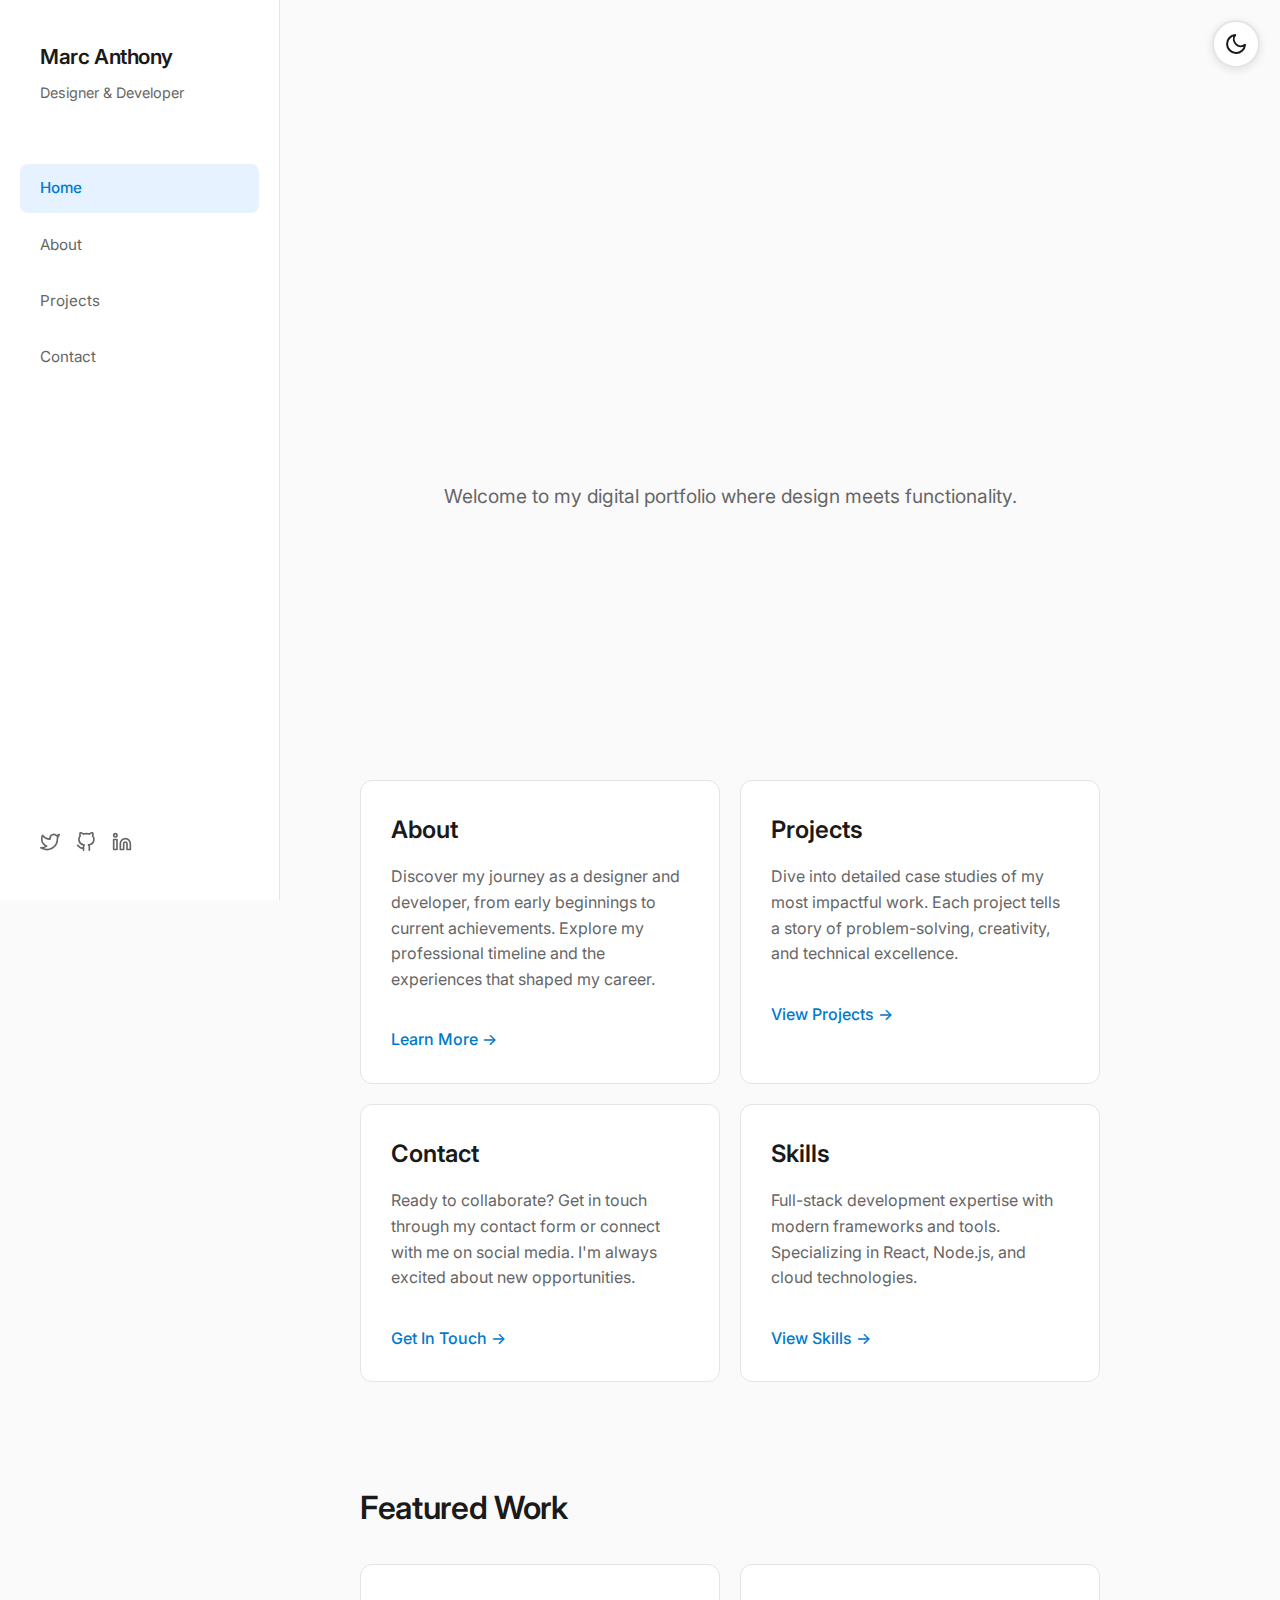
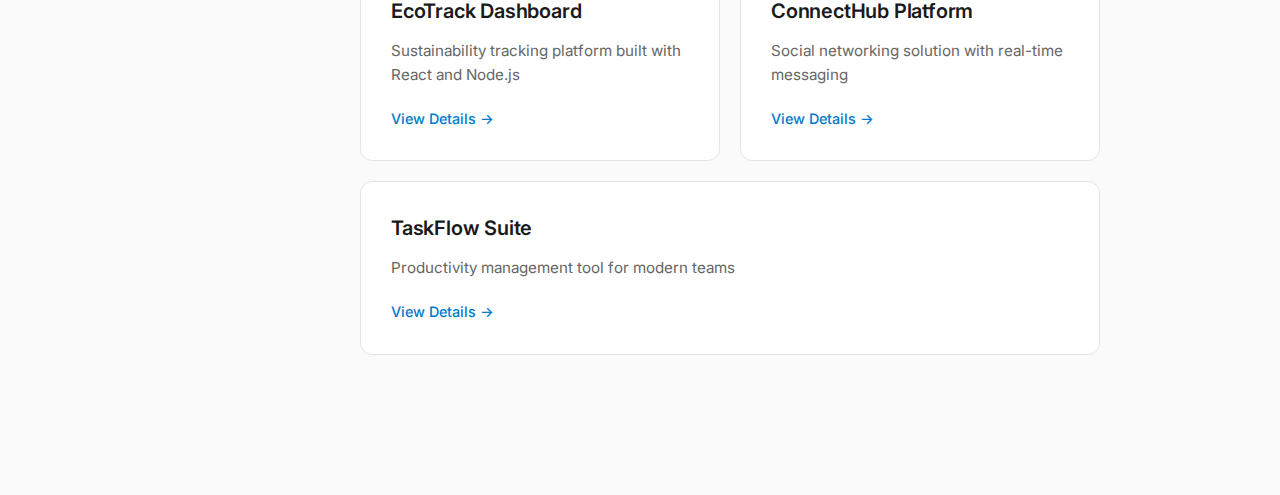
<file: index.html>
<!DOCTYPE html>
<html lang="en">
<head>
    <meta charset="UTF-8">
    <meta name="viewport" content="width=device-width, initial-scale=1.0">
    <title>Portfolio</title>
    <link rel="stylesheet" href="styles.css">
    <link rel="preconnect" href="https://fonts.googleapis.com">
    <link rel="preconnect" href="https://fonts.gstatic.com" crossorigin>
    <link href="https://fonts.googleapis.com/css2?family=Inter:wght@400;500;600&display=swap" rel="stylesheet">
</head>
<body>
    <div class="layout">
        <aside class="sidebar">
            <div class="sidebar-header">
                <h1 class="name">Marc Anthony</h1>
                <p class="role">Designer & Developer</p>
            </div>
            <nav class="nav">
                <a href="index.html" class="nav-link active">Home</a>
                <a href="about.html" class="nav-link">About</a>
                <a href="projects.html" class="nav-link">Projects</a>
                <a href="contact.html" class="nav-link">Contact</a>
            </nav>
            <div class="sidebar-footer">
                <div class="social-links">
                    <a href="https://twitter.com" class="social-link" target="_blank" aria-label="Twitter">
                        <svg width="20" height="20" viewBox="0 0 24 24" fill="none" stroke="currentColor" stroke-width="2" stroke-linecap="round" stroke-linejoin="round">
                            <path d="M23 3a10.9 10.9 0 0 1-3.14 1.53 4.48 4.48 0 0 0-7.86 3v1A10.66 10.66 0 0 1 3 4s-4 9 5 13a11.64 11.64 0 0 1-7 2c9 5 20 0 20-11.5a4.5 4.5 0 0 0-.08-.83A7.72 7.72 0 0 0 23 3z"></path>
                        </svg>
                    </a>
                    <a href="https://github.com" class="social-link" target="_blank" aria-label="GitHub">
                        <svg width="20" height="20" viewBox="0 0 24 24" fill="none" stroke="currentColor" stroke-width="2" stroke-linecap="round" stroke-linejoin="round">
                            <path d="M9 19c-5 1.5-5-2.5-7-3m14 6v-3.87a3.37 3.37 0 0 0-.94-2.61c3.14-.35 6.44-1.54 6.44-7A5.44 5.44 0 0 0 20 4.77 5.07 5.07 0 0 0 19.91 1S18.73.65 16 2.48a13.38 13.38 0 0 0-7 0C6.27.65 5.09 1 5.09 1A5.07 5.07 0 0 0 5 4.77a5.44 5.44 0 0 0-1.5 3.78c0 5.42 3.3 6.61 6.44 7A3.37 3.37 0 0 0 9 18.13V22"></path>
                        </svg>
                    </a>
                    <a href="https://linkedin.com" class="social-link" target="_blank" aria-label="LinkedIn">
                        <svg width="20" height="20" viewBox="0 0 24 24" fill="none" stroke="currentColor" stroke-width="2" stroke-linecap="round" stroke-linejoin="round">
                            <path d="M16 8a6 6 0 0 1 6 6v7h-4v-7a2 2 0 0 0-2-2 2 2 0 0 0-2 2v7h-4v-7a6 6 0 0 1 6-6z"></path>
                            <rect x="2" y="9" width="4" height="12"></rect>
                            <circle cx="4" cy="4" r="2"></circle>
                        </svg>
                    </a>
                </div>
            </div>
        </aside>

        <main class="main">
            <section class="section hero">
                <h1 class="tagline">
                    <span class="line">Crafting experiences.</span>
                    <span class="line">Building solutions.</span>
                    <span class="line">Delivering excellence.</span>
                </h1>
                <p class="hero-description">Welcome to my digital portfolio where design meets functionality.</p>
            </section>

            <section class="section overview-grid">
                <div class="overview-card">
                    <h2>About</h2>
                    <p>Discover my journey as a designer and developer, from early beginnings to current achievements. Explore my professional timeline and the experiences that shaped my career.</p>
                    <a href="about.html" class="overview-link">Learn More →</a>
                </div>

                <div class="overview-card">
                    <h2>Projects</h2>
                    <p>Dive into detailed case studies of my most impactful work. Each project tells a story of problem-solving, creativity, and technical excellence.</p>
                    <a href="projects.html" class="overview-link">View Projects →</a>
                </div>

                <div class="overview-card">
                    <h2>Contact</h2>
                    <p>Ready to collaborate? Get in touch through my contact form or connect with me on social media. I'm always excited about new opportunities.</p>
                    <a href="contact.html" class="overview-link">Get In Touch →</a>
                </div>

                <div class="overview-card">
                    <h2>Skills</h2>
                    <p>Full-stack development expertise with modern frameworks and tools. Specializing in React, Node.js, and cloud technologies.</p>
                    <a href="about.html#skills" class="overview-link">View Skills →</a>
                </div>
            </section>

            <section class="section featured-work">
                <h2 class="section-title">Featured Work</h2>
                <div class="featured-projects">
                    <div class="featured-project">
                        <h3>EcoTrack Dashboard</h3>
                        <p>Sustainability tracking platform built with React and Node.js</p>
                        <a href="projects.html" class="project-link-small">View Details →</a>
                    </div>
                    <div class="featured-project">
                        <h3>ConnectHub Platform</h3>
                        <p>Social networking solution with real-time messaging</p>
                        <a href="projects.html" class="project-link-small">View Details →</a>
                    </div>
                    <div class="featured-project">
                        <h3>TaskFlow Suite</h3>
                        <p>Productivity management tool for modern teams</p>
                        <a href="projects.html" class="project-link-small">View Details →</a>
                    </div>
                </div>
            </section>
        </main>
    </div>

    <div class="cursor"></div>

    <!-- Dark mode toggle button -->
    <button class="theme-toggle" aria-label="Toggle dark mode">
        <svg class="sun-icon" xmlns="http://www.w3.org/2000/svg" width="24" height="24" viewBox="0 0 24 24" fill="none" stroke="currentColor" stroke-width="2" stroke-linecap="round" stroke-linejoin="round">
            <circle cx="12" cy="12" r="5"></circle>
            <line x1="12" y1="1" x2="12" y2="3"></line>
            <line x1="12" y1="21" x2="12" y2="23"></line>
            <line x1="4.22" y1="4.22" x2="5.64" y2="5.64"></line>
            <line x1="18.36" y1="18.36" x2="19.78" y2="19.78"></line>
            <line x1="1" y1="12" x2="3" y2="12"></line>
            <line x1="21" y1="12" x2="23" y2="12"></line>
            <line x1="4.22" y1="19.78" x2="5.64" y2="18.36"></line>
            <line x1="18.36" y1="5.64" x2="19.78" y2="4.22"></line>
        </svg>
        <svg class="moon-icon" xmlns="http://www.w3.org/2000/svg" width="24" height="24" viewBox="0 0 24 24" fill="none" stroke="currentColor" stroke-width="2" stroke-linecap="round" stroke-linejoin="round">
            <path d="M21 12.79A9 9 0 1 1 11.21 3 7 7 0 0 0 21 12.79z"></path>
        </svg>
    </button>

    <script src="script.js"></script>
</body>
</html>
</file>
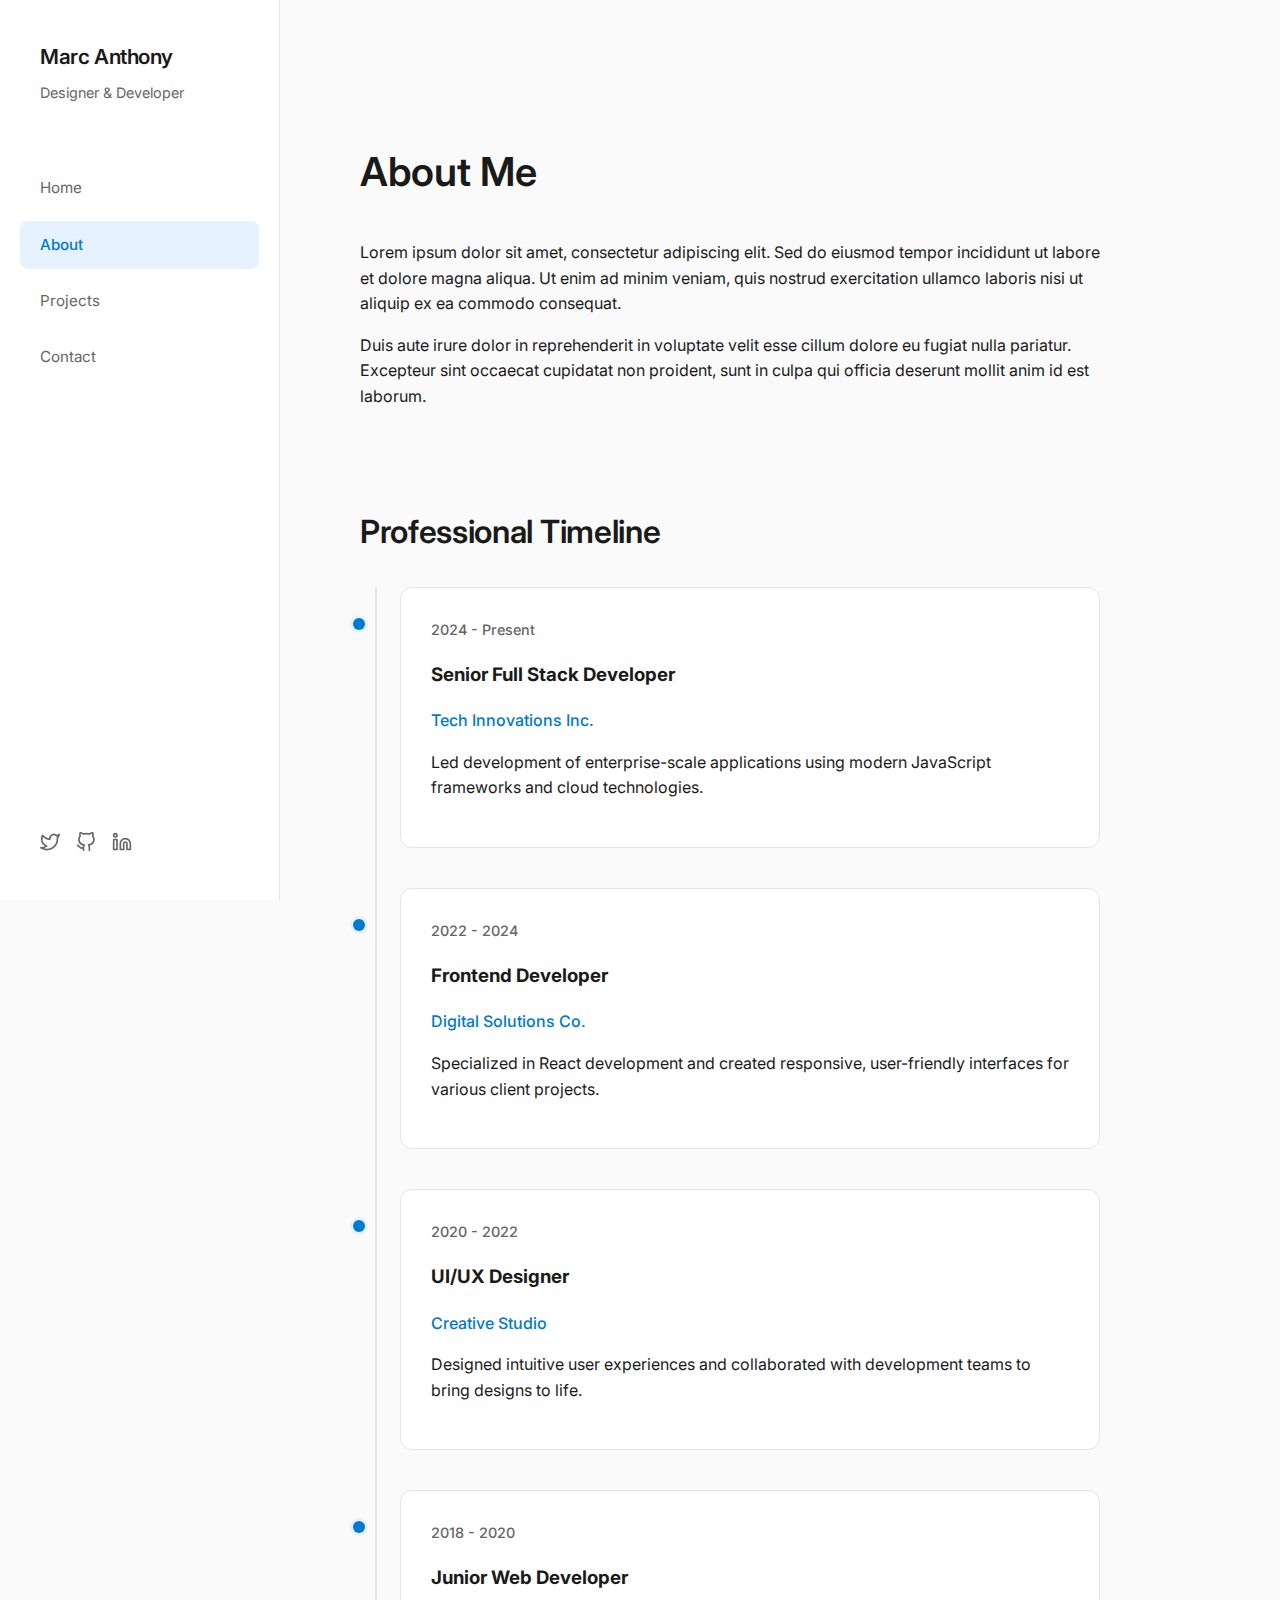
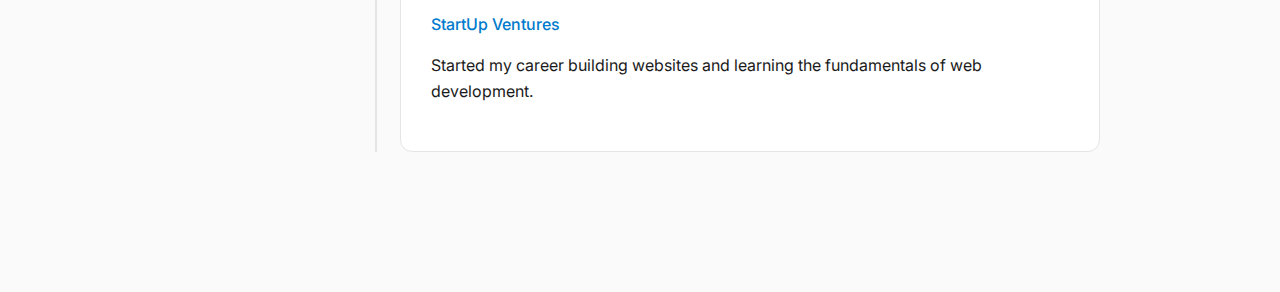
<file: about.html>
<!DOCTYPE html>
<html lang="en">
<head>
    <meta charset="UTF-8">
    <meta name="viewport" content="width=device-width, initial-scale=1.0">
    <title>Portfolio | About</title>
    <link rel="stylesheet" href="styles.css">
    <link rel="preconnect" href="https://fonts.googleapis.com">
    <link rel="preconnect" href="https://fonts.gstatic.com" crossorigin>
    <link href="https://fonts.googleapis.com/css2?family=Inter:wght@400;500;600&display=swap" rel="stylesheet">
</head>
<body>
    <div class="layout">
        <aside class="sidebar">
            <div class="sidebar-header">
                <h1 class="name">Marc Anthony</h1>
                <p class="role">Designer & Developer</p>
            </div>
            <nav class="nav">
                <a href="index.html" class="nav-link">Home</a>
                <a href="about.html" class="nav-link active">About</a>
                <a href="projects.html" class="nav-link">Projects</a>
                <a href="contact.html" class="nav-link">Contact</a>
            </nav>
            <div class="sidebar-footer">
                <div class="social-links">
                    <a href="https://twitter.com" class="social-link" target="_blank" aria-label="Twitter">
                        <svg width="20" height="20" viewBox="0 0 24 24" fill="none" stroke="currentColor" stroke-width="2" stroke-linecap="round" stroke-linejoin="round">
                            <path d="M23 3a10.9 10.9 0 0 1-3.14 1.53 4.48 4.48 0 0 0-7.86 3v1A10.66 10.66 0 0 1 3 4s-4 9 5 13a11.64 11.64 0 0 1-7 2c9 5 20 0 20-11.5a4.5 4.5 0 0 0-.08-.83A7.72 7.72 0 0 0 23 3z"></path>
                        </svg>
                    </a>
                    <a href="https://github.com" class="social-link" target="_blank" aria-label="GitHub">
                        <svg width="20" height="20" viewBox="0 0 24 24" fill="none" stroke="currentColor" stroke-width="2" stroke-linecap="round" stroke-linejoin="round">
                            <path d="M9 19c-5 1.5-5-2.5-7-3m14 6v-3.87a3.37 3.37 0 0 0-.94-2.61c3.14-.35 6.44-1.54 6.44-7A5.44 5.44 0 0 0 20 4.77 5.07 5.07 0 0 0 19.91 1S18.73.65 16 2.48a13.38 13.38 0 0 0-7 0C6.27.65 5.09 1 5.09 1A5.07 5.07 0 0 0 5 4.77a5.44 5.44 0 0 0-1.5 3.78c0 5.42 3.3 6.61 6.44 7A3.37 3.37 0 0 0 9 18.13V22"></path>
                        </svg>
                    </a>
                    <a href="https://linkedin.com" class="social-link" target="_blank" aria-label="LinkedIn">
                        <svg width="20" height="20" viewBox="0 0 24 24" fill="none" stroke="currentColor" stroke-width="2" stroke-linecap="round" stroke-linejoin="round">
                            <path d="M16 8a6 6 0 0 1 6 6v7h-4v-7a2 2 0 0 0-2-2 2 2 0 0 0-2 2v7h-4v-7a6 6 0 0 1 6-6z"></path>
                            <rect x="2" y="9" width="4" height="12"></rect>
                            <circle cx="4" cy="4" r="2"></circle>
                        </svg>
                    </a>
                </div>
            </div>
        </aside>

        <main class="main">
            <section class="section about-hero">
                <h1 class="page-title">About Me</h1>
                <div class="about-intro">
                    <div class="about-description">
                        <p>Lorem ipsum dolor sit amet, consectetur adipiscing elit. Sed do eiusmod tempor incididunt ut labore et dolore magna aliqua. Ut enim ad minim veniam, quis nostrud exercitation ullamco laboris nisi ut aliquip ex ea commodo consequat.</p>
                        <p>Duis aute irure dolor in reprehenderit in voluptate velit esse cillum dolore eu fugiat nulla pariatur. Excepteur sint occaecat cupidatat non proident, sunt in culpa qui officia deserunt mollit anim id est laborum.</p>
                    </div>
                </div>
            </section>

            <section class="section timeline">
                <h2 class="section-title">Professional Timeline</h2>
                <div class="timeline-container">
                    <div class="timeline-item">
                        <div class="timeline-date">2024 - Present</div>
                        <div class="timeline-content">
                            <h3>Senior Full Stack Developer</h3>
                            <p class="timeline-company">Tech Innovations Inc.</p>
                            <p>Led development of enterprise-scale applications using modern JavaScript frameworks and cloud technologies.</p>
                        </div>
                    </div>
                    <div class="timeline-item">
                        <div class="timeline-date">2022 - 2024</div>
                        <div class="timeline-content">
                            <h3>Frontend Developer</h3>
                            <p class="timeline-company">Digital Solutions Co.</p>
                            <p>Specialized in React development and created responsive, user-friendly interfaces for various client projects.</p>
                        </div>
                    </div>
                    <div class="timeline-item">
                        <div class="timeline-date">2020 - 2022</div>
                        <div class="timeline-content">
                            <h3>UI/UX Designer</h3>
                            <p class="timeline-company">Creative Studio</p>
                            <p>Designed intuitive user experiences and collaborated with development teams to bring designs to life.</p>
                        </div>
                    </div>
                    <div class="timeline-item">
                        <div class="timeline-date">2018 - 2020</div>
                        <div class="timeline-content">
                            <h3>Junior Web Developer</h3>
                            <p class="timeline-company">StartUp Ventures</p>
                            <p>Started my career building websites and learning the fundamentals of web development.</p>
                        </div>
                    </div>
                </div>
            </section>
        </main>
    </div>

    <div class="cursor"></div>

    <script src="script.js"></script>
</body>
</html>
</file>
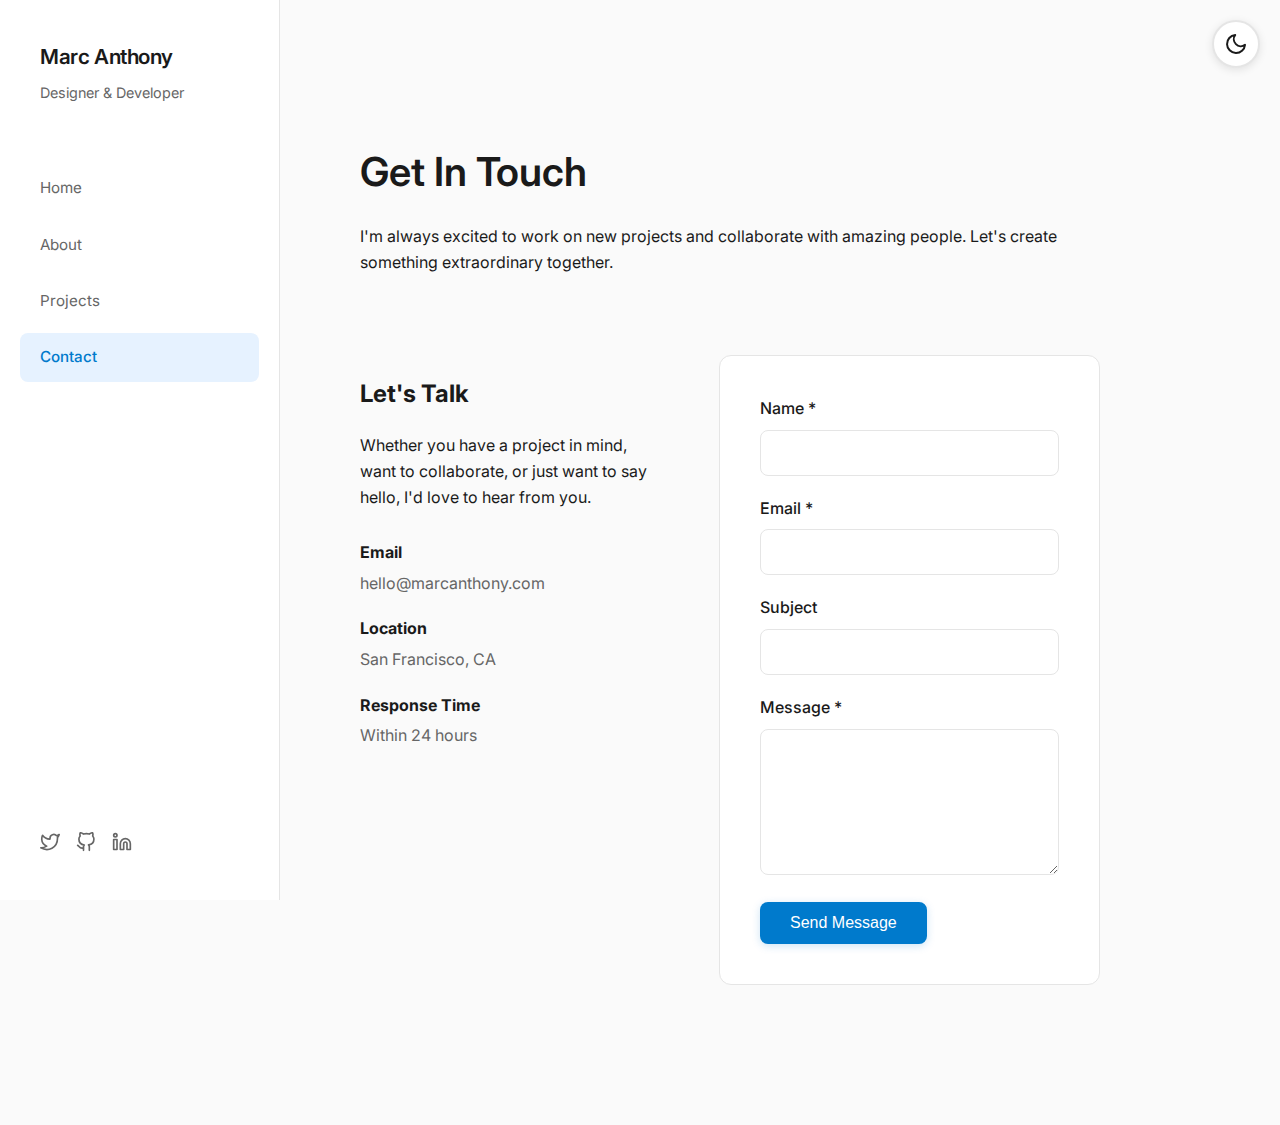
<file: contact.html>
<!DOCTYPE html>
<html lang="en">
<head>
    <meta charset="UTF-8">
    <meta name="viewport" content="width=device-width, initial-scale=1.0">
    <title>Portfolio | Contact</title>
    <link rel="stylesheet" href="styles.css">
    <link rel="preconnect" href="https://fonts.googleapis.com">
    <link rel="preconnect" href="https://fonts.gstatic.com" crossorigin>
    <link href="https://fonts.googleapis.com/css2?family=Inter:wght@400;500;600&display=swap" rel="stylesheet">
</head>
<body>
    <div class="layout">
        <aside class="sidebar">
            <div class="sidebar-header">
                <h1 class="name">Marc Anthony</h1>
                <p class="role">Designer & Developer</p>
            </div>
            <nav class="nav">
                <a href="index.html" class="nav-link">Home</a>
                <a href="about.html" class="nav-link">About</a>
                <a href="projects.html" class="nav-link">Projects</a>
                <a href="contact.html" class="nav-link active">Contact</a>
            </nav>
            <div class="sidebar-footer">
                <div class="social-links">
                    <a href="https://twitter.com" class="social-link" target="_blank" aria-label="Twitter">
                        <svg width="20" height="20" viewBox="0 0 24 24" fill="none" stroke="currentColor" stroke-width="2" stroke-linecap="round" stroke-linejoin="round">
                            <path d="M23 3a10.9 10.9 0 0 1-3.14 1.53 4.48 4.48 0 0 0-7.86 3v1A10.66 10.66 0 0 1 3 4s-4 9 5 13a11.64 11.64 0 0 1-7 2c9 5 20 0 20-11.5a4.5 4.5 0 0 0-.08-.83A7.72 7.72 0 0 0 23 3z"></path>
                        </svg>
                    </a>
                    <a href="https://github.com" class="social-link" target="_blank" aria-label="GitHub">
                        <svg width="20" height="20" viewBox="0 0 24 24" fill="none" stroke="currentColor" stroke-width="2" stroke-linecap="round" stroke-linejoin="round">
                            <path d="M9 19c-5 1.5-5-2.5-7-3m14 6v-3.87a3.37 3.37 0 0 0-.94-2.61c3.14-.35 6.44-1.54 6.44-7A5.44 5.44 0 0 0 20 4.77 5.07 5.07 0 0 0 19.91 1S18.73.65 16 2.48a13.38 13.38 0 0 0-7 0C6.27.65 5.09 1 5.09 1A5.07 5.07 0 0 0 5 4.77a5.44 5.44 0 0 0-1.5 3.78c0 5.42 3.3 6.61 6.44 7A3.37 3.37 0 0 0 9 18.13V22"></path>
                        </svg>
                    </a>
                    <a href="https://linkedin.com" class="social-link" target="_blank" aria-label="LinkedIn">
                        <svg width="20" height="20" viewBox="0 0 24 24" fill="none" stroke="currentColor" stroke-width="2" stroke-linecap="round" stroke-linejoin="round">
                            <path d="M16 8a6 6 0 0 1 6 6v7h-4v-7a2 2 0 0 0-2-2 2 2 0 0 0-2 2v7h-4v-7a6 6 0 0 1 6-6z"></path>
                            <rect x="2" y="9" width="4" height="12"></rect>
                            <circle cx="4" cy="4" r="2"></circle>
                        </svg>
                    </a>
                </div>
            </div>
        </aside>

        <main class="main">
            <section class="section contact-hero">
                <h1 class="page-title">Get In Touch</h1>
                <p class="contact-intro">I'm always excited to work on new projects and collaborate with amazing people. Let's create something extraordinary together.</p>
            </section>

            <section class="section">
                <div class="contact-content">
                    <div class="contact-info">
                        <h2>Let's Talk</h2>
                        <p>Whether you have a project in mind, want to collaborate, or just want to say hello, I'd love to hear from you.</p>
                        
                        <div class="contact-details">
                            <div class="contact-item">
                                <h3>Email</h3>
                                <a href="mailto:hello@marcanthony.com">hello@marcanthony.com</a>
                            </div>
                            <div class="contact-item">
                                <h3>Location</h3>
                                <p>San Francisco, CA</p>
                            </div>
                            <div class="contact-item">
                                <h3>Response Time</h3>
                                <p>Within 24 hours</p>
                            </div>
                        </div>
                    </div>

                    <form class="contact-form" id="contactForm">
                        <div class="form-group">
                            <label for="name">Name *</label>
                            <input type="text" id="name" name="name" required>
                        </div>
                        
                        <div class="form-group">
                            <label for="email">Email *</label>
                            <input type="email" id="email" name="email" required>
                        </div>
                        
                        <div class="form-group">
                            <label for="subject">Subject</label>
                            <input type="text" id="subject" name="subject">
                        </div>
                        
                        <div class="form-group">
                            <label for="message">Message *</label>
                            <textarea id="message" name="message" rows="6" required></textarea>
                        </div>
                        
                        <button type="submit" class="submit-btn">Send Message</button>
                    </form>
                </div>
            </section>
        </main>
    </div>

    <div class="cursor"></div>

    <!-- Dark mode toggle button -->
    <button class="theme-toggle" aria-label="Toggle dark mode">
        <svg class="sun-icon" xmlns="http://www.w3.org/2000/svg" width="24" height="24" viewBox="0 0 24 24" fill="none" stroke="currentColor" stroke-width="2" stroke-linecap="round" stroke-linejoin="round">
            <circle cx="12" cy="12" r="5"></circle>
            <line x1="12" y1="1" x2="12" y2="3"></line>
            <line x1="12" y1="21" x2="12" y2="23"></line>
            <line x1="4.22" y1="4.22" x2="5.64" y2="5.64"></line>
            <line x1="18.36" y1="18.36" x2="19.78" y2="19.78"></line>
            <line x1="1" y1="12" x2="3" y2="12"></line>
            <line x1="21" y1="12" x2="23" y2="12"></line>
            <line x1="4.22" y1="19.78" x2="5.64" y2="18.36"></line>
            <line x1="18.36" y1="5.64" x2="19.78" y2="4.22"></line>
        </svg>
        <svg class="moon-icon" xmlns="http://www.w3.org/2000/svg" width="24" height="24" viewBox="0 0 24 24" fill="none" stroke="currentColor" stroke-width="2" stroke-linecap="round" stroke-linejoin="round">
            <path d="M21 12.79A9 9 0 1 1 11.21 3 7 7 0 0 0 21 12.79z"></path>
        </svg>
    </button>

    <script src="script.js"></script>
</body>
</html>
</file>
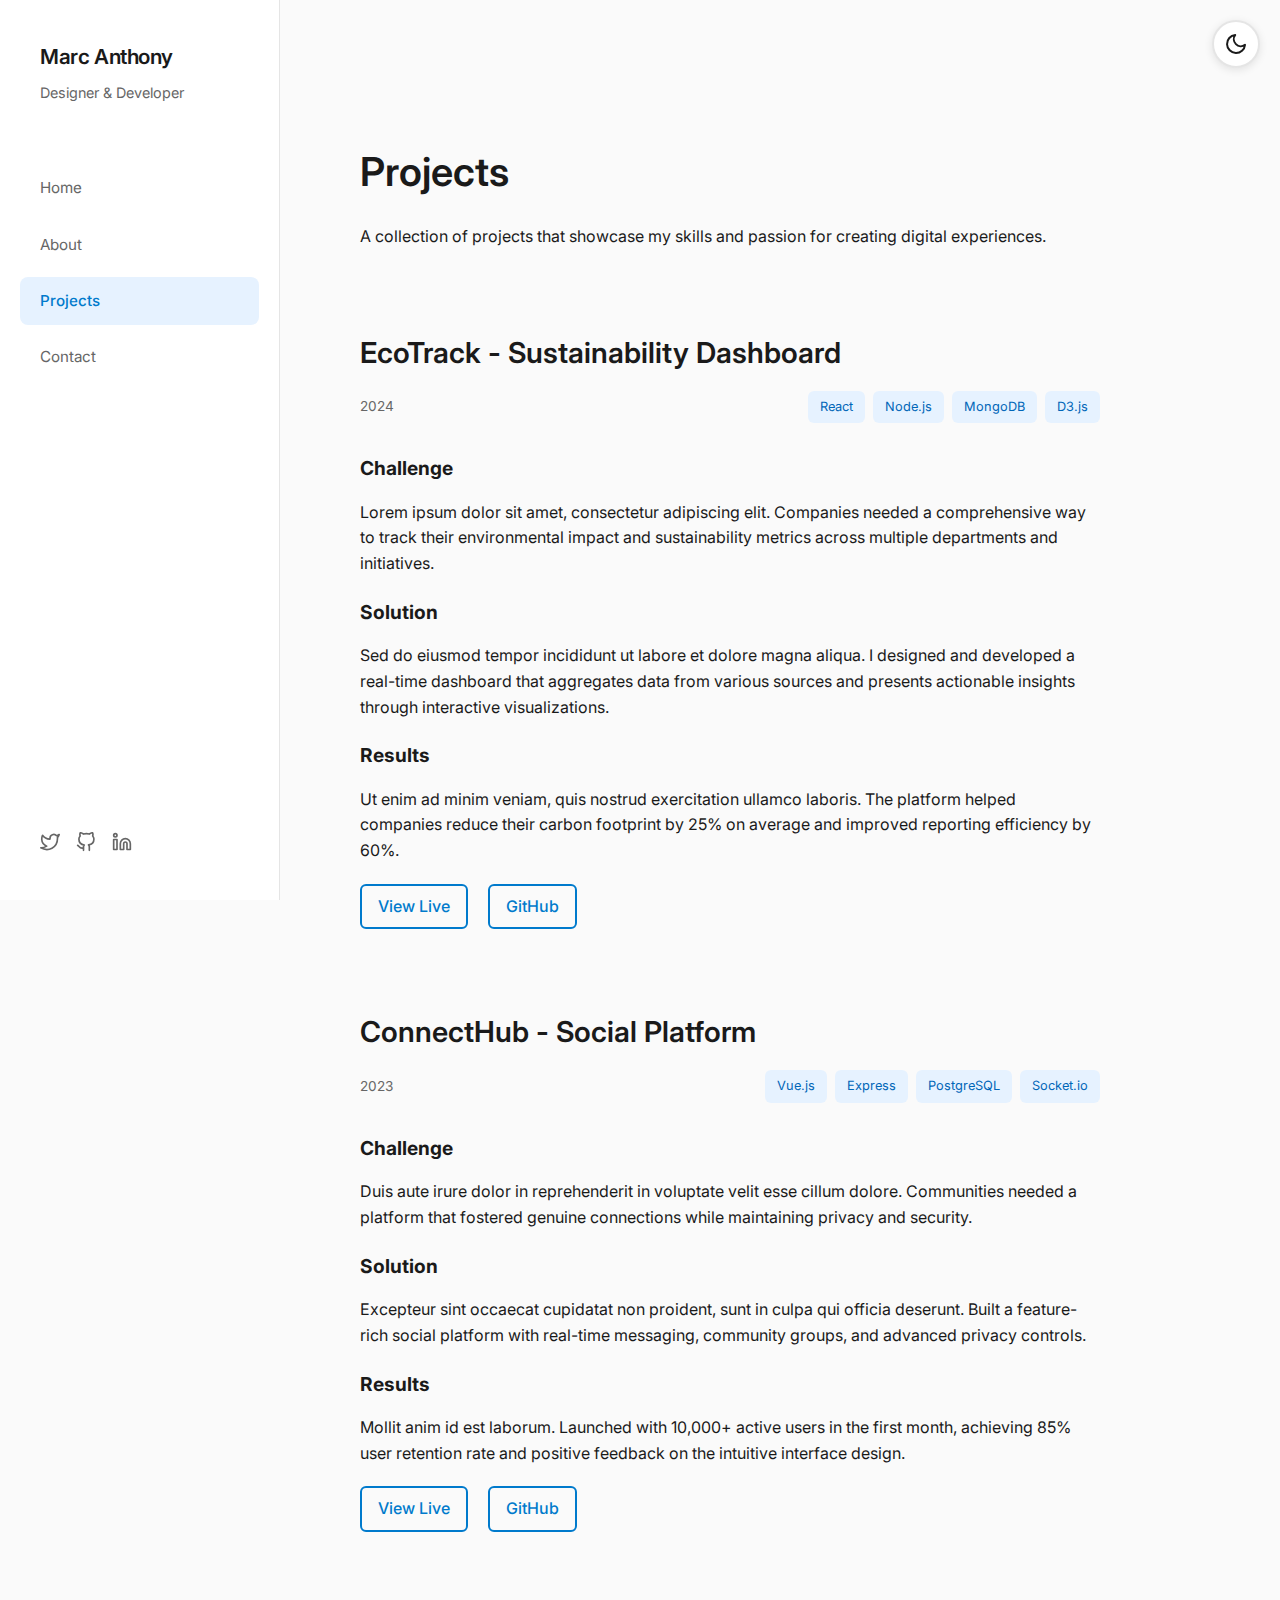
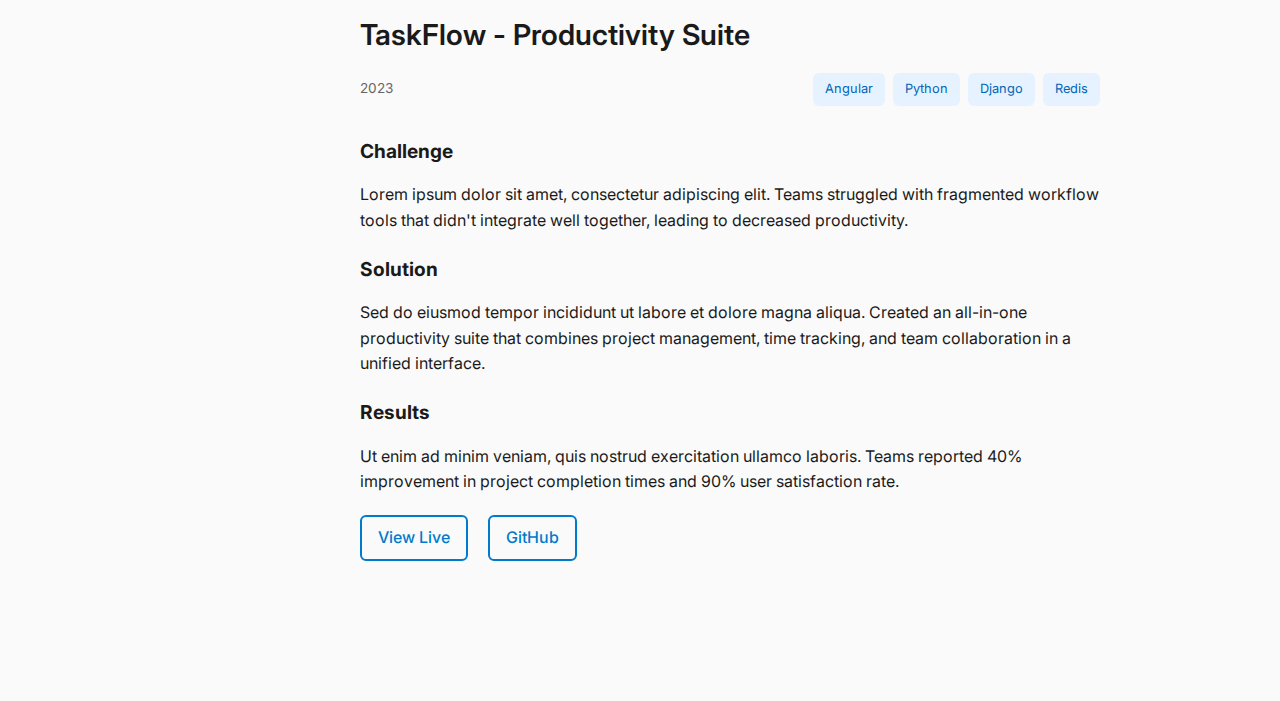
<file: projects.html>
<!DOCTYPE html>
<html lang="en">
<head>
    <meta charset="UTF-8">
    <meta name="viewport" content="width=device-width, initial-scale=1.0">
    <meta name="theme-color" content="#fafafa">
    <title>Portfolio | Projects</title>
    <!-- Apply theme before CSS loads to prevent flash -->
    <script>
        (function() {
            const theme = localStorage.getItem('theme') || 'light';
            document.documentElement.setAttribute('data-theme', theme);
            // Update theme-color meta tag
            const metaThemeColor = document.querySelector('meta[name="theme-color"]');
            if (metaThemeColor) {
                metaThemeColor.content = theme === 'dark' ? '#09090b' : '#fafafa';
            }
        })();
    </script>
    <link rel="stylesheet" href="styles.css">
    <link rel="preconnect" href="https://fonts.googleapis.com">
    <link rel="preconnect" href="https://fonts.gstatic.com" crossorigin>
    <link href="https://fonts.googleapis.com/css2?family=Inter:wght@400;500;600&display=swap" rel="stylesheet">
</head>
<body>
    <div class="layout">
        <aside class="sidebar">
            <div class="sidebar-header">
                <h1 class="name">Marc Anthony</h1>
                <p class="role">Designer & Developer</p>
            </div>
            <nav class="nav">
                <a href="index.html" class="nav-link">Home</a>
                <a href="about.html" class="nav-link">About</a>
                <a href="projects.html" class="nav-link active">Projects</a>
                <a href="contact.html" class="nav-link">Contact</a>
            </nav>
            <div class="sidebar-footer">
                <div class="social-links">
                    <a href="https://twitter.com" class="social-link" target="_blank" aria-label="Twitter">
                        <svg width="20" height="20" viewBox="0 0 24 24" fill="none" stroke="currentColor" stroke-width="2" stroke-linecap="round" stroke-linejoin="round">
                            <path d="M23 3a10.9 10.9 0 0 1-3.14 1.53 4.48 4.48 0 0 0-7.86 3v1A10.66 10.66 0 0 1 3 4s-4 9 5 13a11.64 11.64 0 0 1-7 2c9 5 20 0 20-11.5a4.5 4.5 0 0 0-.08-.83A7.72 7.72 0 0 0 23 3z"></path>
                        </svg>
                    </a>
                    <a href="https://github.com" class="social-link" target="_blank" aria-label="GitHub">
                        <svg width="20" height="20" viewBox="0 0 24 24" fill="none" stroke="currentColor" stroke-width="2" stroke-linecap="round" stroke-linejoin="round">
                            <path d="M9 19c-5 1.5-5-2.5-7-3m14 6v-3.87a3.37 3.37 0 0 0-.94-2.61c3.14-.35 6.44-1.54 6.44-7A5.44 5.44 0 0 0 20 4.77 5.07 5.07 0 0 0 19.91 1S18.73.65 16 2.48a13.38 13.38 0 0 0-7 0C6.27.65 5.09 1 5.09 1A5.07 5.07 0 0 0 5 4.77a5.44 5.44 0 0 0-1.5 3.78c0 5.42 3.3 6.61 6.44 7A3.37 3.37 0 0 0 9 18.13V22"></path>
                        </svg>
                    </a>
                    <a href="https://linkedin.com" class="social-link" target="_blank" aria-label="LinkedIn">
                        <svg width="20" height="20" viewBox="0 0 24 24" fill="none" stroke="currentColor" stroke-width="2" stroke-linecap="round" stroke-linejoin="round">
                            <path d="M16 8a6 6 0 0 1 6 6v7h-4v-7a2 2 0 0 0-2-2 2 2 0 0 0-2 2v7h-4v-7a6 6 0 0 1 6-6z"></path>
                            <rect x="2" y="9" width="4" height="12"></rect>
                            <circle cx="4" cy="4" r="2"></circle>
                        </svg>
                    </a>
                </div>
            </div>
        </aside>

        <main class="main">
            <section class="section projects-hero">
                <h1 class="page-title">Projects</h1>
                <p class="projects-intro">A collection of projects that showcase my skills and passion for creating digital experiences.</p>
            </section>

            <section class="section">
                <div class="project-case-study">
                    <div class="project-details">
                        <h2 class="project-title-large">EcoTrack - Sustainability Dashboard</h2>
                        <div class="project-meta">
                            <span class="project-year">2024</span>
                            <div class="project-tags">
                                <span class="tag">React</span>
                                <span class="tag">Node.js</span>
                                <span class="tag">MongoDB</span>
                                <span class="tag">D3.js</span>
                            </div>
                        </div>
                        <div class="project-description-full">
                            <h3>Challenge</h3>
                            <p>Lorem ipsum dolor sit amet, consectetur adipiscing elit. Companies needed a comprehensive way to track their environmental impact and sustainability metrics across multiple departments and initiatives.</p>
                            
                            <h3>Solution</h3>
                            <p>Sed do eiusmod tempor incididunt ut labore et dolore magna aliqua. I designed and developed a real-time dashboard that aggregates data from various sources and presents actionable insights through interactive visualizations.</p>
                            
                            <h3>Results</h3>
                            <p>Ut enim ad minim veniam, quis nostrud exercitation ullamco laboris. The platform helped companies reduce their carbon footprint by 25% on average and improved reporting efficiency by 60%.</p>
                            
                            <div class="project-links">
                                <a href="#" class="project-link">View Live</a>
                                <a href="#" class="project-link">GitHub</a>
                            </div>
                        </div>
                    </div>
                </div>
            </section>

            <section class="section">
                <div class="project-case-study">
                    <div class="project-details">
                        <h2 class="project-title-large">ConnectHub - Social Platform</h2>
                        <div class="project-meta">
                            <span class="project-year">2023</span>
                            <div class="project-tags">
                                <span class="tag">Vue.js</span>
                                <span class="tag">Express</span>
                                <span class="tag">PostgreSQL</span>
                                <span class="tag">Socket.io</span>
                            </div>
                        </div>
                        <div class="project-description-full">
                            <h3>Challenge</h3>
                            <p>Duis aute irure dolor in reprehenderit in voluptate velit esse cillum dolore. Communities needed a platform that fostered genuine connections while maintaining privacy and security.</p>
                            
                            <h3>Solution</h3>
                            <p>Excepteur sint occaecat cupidatat non proident, sunt in culpa qui officia deserunt. Built a feature-rich social platform with real-time messaging, community groups, and advanced privacy controls.</p>
                            
                            <h3>Results</h3>
                            <p>Mollit anim id est laborum. Launched with 10,000+ active users in the first month, achieving 85% user retention rate and positive feedback on the intuitive interface design.</p>
                            
                            <div class="project-links">
                                <a href="#" class="project-link">View Live</a>
                                <a href="#" class="project-link">GitHub</a>
                            </div>
                        </div>
                    </div>
                </div>
            </section>

            <section class="section">
                <div class="project-case-study">
                    <div class="project-details">
                        <h2 class="project-title-large">TaskFlow - Productivity Suite</h2>
                        <div class="project-meta">
                            <span class="project-year">2023</span>
                            <div class="project-tags">
                                <span class="tag">Angular</span>
                                <span class="tag">Python</span>
                                <span class="tag">Django</span>
                                <span class="tag">Redis</span>
                            </div>
                        </div>
                        <div class="project-description-full">
                            <h3>Challenge</h3>
                            <p>Lorem ipsum dolor sit amet, consectetur adipiscing elit. Teams struggled with fragmented workflow tools that didn't integrate well together, leading to decreased productivity.</p>
                            
                            <h3>Solution</h3>
                            <p>Sed do eiusmod tempor incididunt ut labore et dolore magna aliqua. Created an all-in-one productivity suite that combines project management, time tracking, and team collaboration in a unified interface.</p>
                            
                            <h3>Results</h3>
                            <p>Ut enim ad minim veniam, quis nostrud exercitation ullamco laboris. Teams reported 40% improvement in project completion times and 90% user satisfaction rate.</p>
                            
                            <div class="project-links">
                                <a href="#" class="project-link">View Live</a>
                                <a href="#" class="project-link">GitHub</a>
                            </div>
                        </div>
                    </div>
                </div>
            </section>
        </main>
    </div>

    <div class="cursor"></div>

    <!-- Dark mode toggle button -->
    <button class="theme-toggle" aria-label="Toggle dark mode">
        <svg class="sun-icon" xmlns="http://www.w3.org/2000/svg" width="24" height="24" viewBox="0 0 24 24" fill="none" stroke="currentColor" stroke-width="2" stroke-linecap="round" stroke-linejoin="round">
            <circle cx="12" cy="12" r="5"></circle>
            <line x1="12" y1="1" x2="12" y2="3"></line>
            <line x1="12" y1="21" x2="12" y2="23"></line>
            <line x1="4.22" y1="4.22" x2="5.64" y2="5.64"></line>
            <line x1="18.36" y1="18.36" x2="19.78" y2="19.78"></line>
            <line x1="1" y1="12" x2="3" y2="12"></line>
            <line x1="21" y1="12" x2="23" y2="12"></line>
            <line x1="4.22" y1="19.78" x2="5.64" y2="18.36"></line>
            <line x1="18.36" y1="5.64" x2="19.78" y2="4.22"></line>
        </svg>
        <svg class="moon-icon" xmlns="http://www.w3.org/2000/svg" width="24" height="24" viewBox="0 0 24 24" fill="none" stroke="currentColor" stroke-width="2" stroke-linecap="round" stroke-linejoin="round">
            <path d="M21 12.79A9 9 0 1 1 11.21 3 7 7 0 0 0 21 12.79z"></path>
        </svg>
    </button>

    <script src="script.js"></script>
</body>
</html>
</file>
<file: styles.css>
* {
    box-sizing: border-box;
}

:root {
    /* Color Variables */
    --primary-blue: #007acc;
    --accent-blue: #0066b8;
    --light-blue: #e6f2ff;
    --hover-blue: #005a9e;
    --text-dark: #1a1a1a;
    --text-gray: #666;
    --bg-light: #fafafa;
    --border-gray: #e5e5e5;
    --bg-white: #fff;
    --shadow-color: rgba(0, 0, 0, 0.1);
}

/* Dark mode variables */
[data-theme="dark"] {
    --text-dark: #e4e4e7;
    --text-gray: #a1a1aa;
    --bg-light: #09090b;
    --border-gray: #27272a;
    --bg-white: #18181b;
    --shadow-color: rgba(0, 0, 0, 0.5);
    --primary-blue: #3b82f6;
    --accent-blue: #60a5fa;
    --light-blue: #1e293b;
    --hover-blue: #2563eb;
}

html {
    scroll-behavior: smooth;
}

body {
    margin: 0;
    padding: 0;
    font-family: 'Inter', -apple-system, BlinkMacSystemFont, 'Segoe UI', Roboto, sans-serif;
    background-color: var(--bg-light);
    color: var(--text-dark);
    line-height: 1.6;
    -webkit-font-smoothing: antialiased;
    -moz-osx-font-smoothing: grayscale;
    cursor: none !important; /* Hide system cursor */
    overflow-x: hidden;
}

/* Hide cursor on all elements */
* {
    cursor: none !important;
}

::selection {
    background-color: var(--primary-blue);
    color: #fafafa;
}

.layout {
    display: flex;
    min-height: 100vh;
}

/* Dark mode toggle button */
.theme-toggle {
    position: fixed;
    top: 20px;
    right: 20px;
    background: var(--bg-white);
    border: 2px solid var(--border-gray);
    border-radius: 50px;
    padding: 0;
    cursor: pointer;
    transition: all 0.3s ease;
    z-index: 1000;
    display: flex;
    align-items: center;
    justify-content: center;
    width: 48px;
    height: 48px;
    box-shadow: 0 2px 8px var(--shadow-color);
}

.theme-toggle:hover {
    border-color: var(--primary-blue);
    transform: translateY(-2px);
    box-shadow: 0 4px 12px var(--shadow-color);
}

.theme-toggle svg {
    width: 24px;
    height: 24px;
    transition: all 0.3s ease;
}

.theme-toggle .sun-icon {
    display: none;
}

.theme-toggle .moon-icon {
    display: block;
    color: var(--text-dark);
}

[data-theme="dark"] .theme-toggle .sun-icon {
    display: block;
    color: #fbbf24;
}

[data-theme="dark"] .theme-toggle .moon-icon {
    display: none;
}

/* Dark mode specific hover effects */
[data-theme="dark"] .overview-card:hover,
[data-theme="dark"] .featured-project:hover,
[data-theme="dark"] .project:hover {
    box-shadow: 0 10px 30px rgba(59, 130, 246, 0.15);
}

/* Sidebar Styles */
.sidebar {
    width: 280px;
    background-color: var(--bg-white);
    border-right: 1px solid var(--border-gray);
    position: fixed;
    height: 100vh;
    display: flex;
    flex-direction: column;
    padding: 40px;
    transition: background-color 0.3s ease, border-color 0.3s ease;
}

.sidebar-header {
    margin-bottom: 60px;
}

.name {
    font-size: 1.3rem;
    font-weight: 600;
    margin: 0 0 8px 0;
    letter-spacing: -0.02em;
    color: var(--text-dark);
}

.role {
    font-size: 0.9rem;
    color: var(--text-gray);
    margin: 0;
}

.nav {
    display: flex;
    flex-direction: column;
    gap: 8px;
    flex: 1;
}

.nav-link {
    text-decoration: none;
    color: var(--text-gray);
    font-size: 0.95rem;
    padding: 12px 20px;
    margin: 0 -20px;
    border-radius: 8px;
    transition: all 0.2s ease;
    position: relative;
}

.nav-link:hover {
    color: var(--primary-blue);
    background-color: var(--light-blue);
}

.nav-link.active {
    color: var(--primary-blue);
    font-weight: 500;
    background-color: var(--light-blue);
}

.sidebar-footer {
    margin-top: auto;
}

.social-links {
    display: flex;
    gap: 16px;
}

.social-link {
    color: var(--text-gray);
    transition: color 0.2s ease;
}

.social-link:hover {
    color: var(--primary-blue);
}

/* Main Content */
.main {
    margin-left: 280px;
    flex: 1;
    padding: 60px 80px;
    max-width: 900px;
}

.hero {
    min-height: 60vh;
    display: flex;
    flex-direction: column;
    justify-content: center;
    align-items: center;
    text-align: center;
    padding: 40px;
}

.tagline {
    font-size: 3rem;
    font-weight: 600;
    line-height: 1.2;
    margin: 0 0 20px;
    letter-spacing: -0.03em;
    color: var(--text-dark);
}

.hero-description {
    font-size: 1.2rem;
    color: var(--text-gray);
    margin-bottom: 40px;
}

.line {
    display: block;
    opacity: 0;
    animation: fadeInUp 0.6s ease forwards;
}

.line:nth-child(1) { animation-delay: 0.1s; }
.line:nth-child(2) { animation-delay: 0.2s; }
.line:nth-child(3) { animation-delay: 0.3s; }

@keyframes fadeInUp {
    from {
        opacity: 0;
        transform: translateY(20px);
    }
    to {
        opacity: 1;
        transform: translateY(0);
    }
}

@keyframes fadeIn {
    from { opacity: 0; }
    to { opacity: 1; }
}

.section {
    margin: 80px 0;
}

.section-title {
    font-size: 2rem;
    font-weight: 600;
    margin-bottom: 30px;
    color: var(--text-dark);
    letter-spacing: -0.01em;
}

.overview-grid {
    display: grid;
    grid-template-columns: repeat(auto-fit, minmax(250px, 1fr));
    gap: 20px;
    padding: 20px 0;
}

.overview-card {
    background: var(--bg-white);
    border: 1px solid var(--border-gray);
    border-radius: 12px;
    padding: 30px;
    transition: all 0.3s ease;
}

.overview-card:hover {
    transform: translateY(-5px);
    box-shadow: 0 10px 30px var(--shadow-color);
    border-color: var(--primary-blue);
}

.overview-card h2 {
    font-size: 1.5rem;
    font-weight: 600;
    margin: 0 0 15px 0;
    color: var(--text-dark);
}

.overview-card p {
    color: var(--text-gray);
    line-height: 1.6;
    margin: 0 0 20px 0;
}

.overview-link {
    display: inline-block;
    margin-top: 15px;
    color: var(--primary-blue);
    text-decoration: none;
    font-weight: 500;
    transition: color 0.2s ease;
}

.overview-link:hover {
    color: var(--hover-blue);
}

.featured-projects {
    display: flex;
    flex-wrap: wrap;
    gap: 20px;
    margin-top: 30px;
}

.featured-project {
    flex: 1 1 calc(33.333% - 14px);
    min-width: 280px;
    background: var(--bg-white);
    border-radius: 12px;
    border: 1px solid var(--border-gray);
    padding: 30px;
    transition: all 0.3s ease;
    display: flex;
    flex-direction: column;
}

.featured-project:hover {
    transform: translateY(-3px);
    box-shadow: 0 10px 25px var(--shadow-color);
    border-color: var(--primary-blue);
}

.featured-project h3 {
    font-size: 1.25rem;
    font-weight: 600;
    margin: 0 0 12px 0;
    color: var(--text-dark);
    letter-spacing: -0.01em;
}

.featured-project p {
    font-size: 0.95rem;
    color: var(--text-gray);
    line-height: 1.6;
    margin: 0 0 20px 0;
    flex-grow: 1;
}

.project-link-small {
    display: inline-flex;
    align-items: center;
    color: var(--primary-blue);
    text-decoration: none;
    font-size: 0.9rem;
    font-weight: 500;
    transition: all 0.2s ease;
    margin-top: auto;
}

.project-link-small:hover {
    color: var(--hover-blue);
    transform: translateX(3px);
}


.about-text {
    font-size: 1rem;
    color: var(--text-gray);
    line-height: 1.8;
    max-width: 600px;
}

.projects {
    display: grid;
    grid-template-columns: repeat(auto-fit, minmax(250px, 1fr));
    gap: 40px;
}

.project {
    padding: 30px;
    background: var(--bg-white);
    border-radius: 12px;
    border: 1px solid var(--border-gray);
    transition: all 0.3s ease;
    cursor: pointer;
}

.project:hover {
    transform: translateY(-2px);
    box-shadow: 0 10px 30px var(--shadow-color);
    border-color: var(--primary-blue);
}

.project-header {
    display: flex;
    justify-content: space-between;
    align-items: center;
    margin-bottom: 10px;
}

.project-title {
    font-size: 1.1rem;
    font-weight: 600;
    margin: 0;
    letter-spacing: -0.01em;
    color: var(--text-dark);
}

.project-year {
    font-size: 0.85rem;
    color: var(--text-gray);
}

.project-description {
    color: var(--text-gray);
    margin: 15px 0;
    line-height: 1.6;
}

.project-tags {
    display: flex;
    gap: 8px;
    flex-wrap: wrap;
}

.tag {
    background-color: var(--light-blue);
    border-radius: 6px;
    padding: 6px 12px;
    font-size: 0.8rem;
    color: var(--accent-blue);
    transition: all 0.2s ease;
}

.project:hover .tag {
    background-color: var(--primary-blue);
    color: #fff;
}

.contact-text {
    font-size: 1rem;
    color: var(--text-gray);
    margin-bottom: 30px;
}

.contact-links {
    display: flex;
    gap: 30px;
    flex-wrap: wrap;
}

.contact-link {
    text-decoration: none;
    color: var(--text-gray);
    font-size: 0.95rem;
    position: relative;
    transition: color 0.2s ease;
}

.contact-link::after {
    content: '';
    position: absolute;
    width: 100%;
    height: 2px;
    background: var(--primary-blue);
    bottom: -2px;
    left: 0;
    transform: scaleX(0);
    transform-origin: bottom right;
    transition: transform 0.3s ease;
}

.contact-link:hover {
    color: var(--primary-blue);
}

.contact-link:hover::after {
    transform: scaleX(1);
    transform-origin: bottom left;
}

.footer {
    margin-top: 100px;
    padding: 40px 0;
    border-top: 1px solid var(--border-gray);
}

.footer-text {
    font-size: 0.85rem;
    color: var(--text-gray);
    margin: 0;
}

/* Click indicator styles */
.cursor {
    position: fixed;
    width: 70px;
    height: 70px;
    background-color: var(--primary-blue);
    color: #fff;
    font-size: 0.75rem;
    font-weight: 500;
    display: flex;
    align-items: center;
    justify-content: center;
    border-radius: 50%;
    pointer-events: none;
    z-index: 10001;
    transform: translate(-50%, -50%);
    transition: opacity 0.2s ease, transform 0.1s ease;
    opacity: 0;
}

.cursor-follower {
    display: none;
}

/* About Page Styles */
.page-title {
    font-size: 2.5rem;
    font-weight: 600;
    margin-bottom: 20px;
    color: var(--text-dark);
}

.about-intro {
    display: flex;
    gap: 40px;
    align-items: flex-start;
    margin-bottom: 40px;
}

.profile-image {
    flex-shrink: 0;
}

.profile-photo {
    width: 200px;
    height: 200px;
    border-radius: 12px;
    object-fit: cover;
}

.timeline-container {
    position: relative;
    padding-left: 40px;
}

.timeline-container::before {
    content: '';
    position: absolute;
    left: 15px;
    top: 0;
    bottom: 0;
    width: 2px;
    background: var(--border-gray);
}

.timeline-item {
    position: relative;
    margin-bottom: 40px;
    background: var(--bg-white);
    border: 1px solid var(--border-gray);
    border-radius: 12px;
    padding: 30px;
}

.timeline-item::before {
    content: '';
    position: absolute;
    left: -48px;
    top: 30px;
    width: 12px;
    height: 12px;
    background: var(--primary-blue);
    border-radius: 50%;
    box-shadow: 0 0 0 3px var(--light-blue);
}

.timeline-date {
    font-size: 0.9rem;
    color: var(--text-gray);
    margin-bottom: 10px;
    font-weight: 500;
}

.timeline-company {
    color: var(--primary-blue);
    font-weight: 500;
    margin: 5px 0;
}

/* Projects Page Styles */
.project-case-study {
    margin-bottom: 40px;
    display: block;
    gap: 40px;
    align-items: flex-start;
}

.project-image {
    display:none;
}

.project-screenshot {
    width: 100%;
    height: auto;
    border-radius: 12px;
    border: 1px solid var(--border-gray);
}

.project-details {
    flex: 1;
}

.project-title-large {
    font-size: 1.8rem;
    font-weight: 600;
    margin-bottom: 15px;
    color: var(--text-dark);
}

.project-meta {
    display: flex;
    justify-content: space-between;
    align-items: center;
    margin-bottom: 30px;
}

.project-description-full h3 {
    font-size: 1.2rem;
    margin: 20px 0 10px;
    color: var(--text-dark);
}

.project-links {
    display: flex;
    gap: 20px;
    margin-top: 20px;
}

.project-link {
    color: var(--primary-blue);
    text-decoration: none;
    font-weight: 500;
    padding: 8px 16px;
    border: 2px solid var(--primary-blue);
    border-radius: 6px;
    transition: all 0.2s ease;
}

.project-link:hover {
    background: var(--primary-blue);
    color: #fff;
    box-shadow: 0 4px 12px rgba(0, 122, 204, 0.25);
}

/* Contact Page Styles */
.contact-content {
    display: flex;
    gap: 60px;
    align-items: flex-start;
}

.contact-info {
    flex: 1;
}

.contact-details {
    margin-top: 30px;
}

.contact-item {
    margin-bottom: 20px;
}

.contact-item h3 {
    font-size: 1rem;
    margin: 0 0 5px;
    color: var(--text-dark);
}

.contact-item p,
.contact-item a {
    margin: 0;
    color: var(--text-gray);
    text-decoration: none;
}

.contact-form {
    flex: 1;
    background: var(--bg-white);
    border: 1px solid var(--border-gray);
    border-radius: 12px;
    padding: 40px;
}

.form-group {
    margin-bottom: 20px;
}

.form-group label {
    display: block;
    margin-bottom: 8px;
    font-weight: 500;
    color: var(--text-dark);
}

.form-group input,
.form-group textarea {
    width: 100%;
    padding: 12px 16px;
    border: 1px solid var(--border-gray);
    border-radius: 8px;
    font-family: inherit;
    font-size: 1rem;
    transition: border-color 0.2s ease;
    background: var(--bg-white);
    color: var(--text-dark);
}

.form-group input:focus,
.form-group textarea:focus {
    outline: none;
    border-color: var(--primary-blue);
    box-shadow: 0 0 0 3px var(--light-blue);
}

.submit-btn {
    background: var(--primary-blue);
    color: #fff;
    border: none;
    padding: 12px 30px;
    border-radius: 8px;
    font-size: 1rem;
    font-weight: 500;
    cursor: pointer;
    transition: all 0.2s ease;
    box-shadow: 0 2px 8px rgba(0, 122, 204, 0.2);
}

.submit-btn:hover {
    background: var(--hover-blue);
    box-shadow: 0 4px 16px rgba(0, 122, 204, 0.3);
    transform: translateY(-1px);
}

/* Mobile responsiveness */
/* Smooth transition for dark mode - only for theme-specific properties */
body,
.sidebar,
.overview-card,
.featured-project,
.project,
.timeline-item,
.contact-form,
.theme-toggle,
.form-group input,
.form-group textarea {
    transition: background-color 0.3s ease, border-color 0.3s ease, color 0.3s ease;
}

@media (max-width: 768px) {
    body {
        cursor: auto;
    }
    
    .theme-toggle {
        top: 10px;
        right: 10px;
        width: 40px;
        height: 40px;
    }
    
    .theme-toggle svg {
        width: 20px;
        height: 20px;
    }
    
    .cursor,
    .cursor-follower {
        display: none;
    }
    
    .sidebar {
        width: 100%;
        height: auto;
        position: relative;
        padding: 20px;
    }
    
    .main {
        margin-left: 0;
        padding: 20px;
        max-width: 100%;
    }
    
    .tagline {
        font-size: 2rem;
    }
    
    .overview-grid {
        grid-template-columns: 1fr;
    }
    
    .featured-projects {
        flex-direction: column;
    }
    
    .featured-project {
        max-width: 100%;
    }
    
    .about-intro,
    .project-case-study,
    .contact-content {
        flex-direction: column;
        gap: 20px;
    }
    
    .timeline-container {
        padding-left: 20px;
    }
    
    .timeline-item::before {
        left: -28px;
    }
}
</file>
